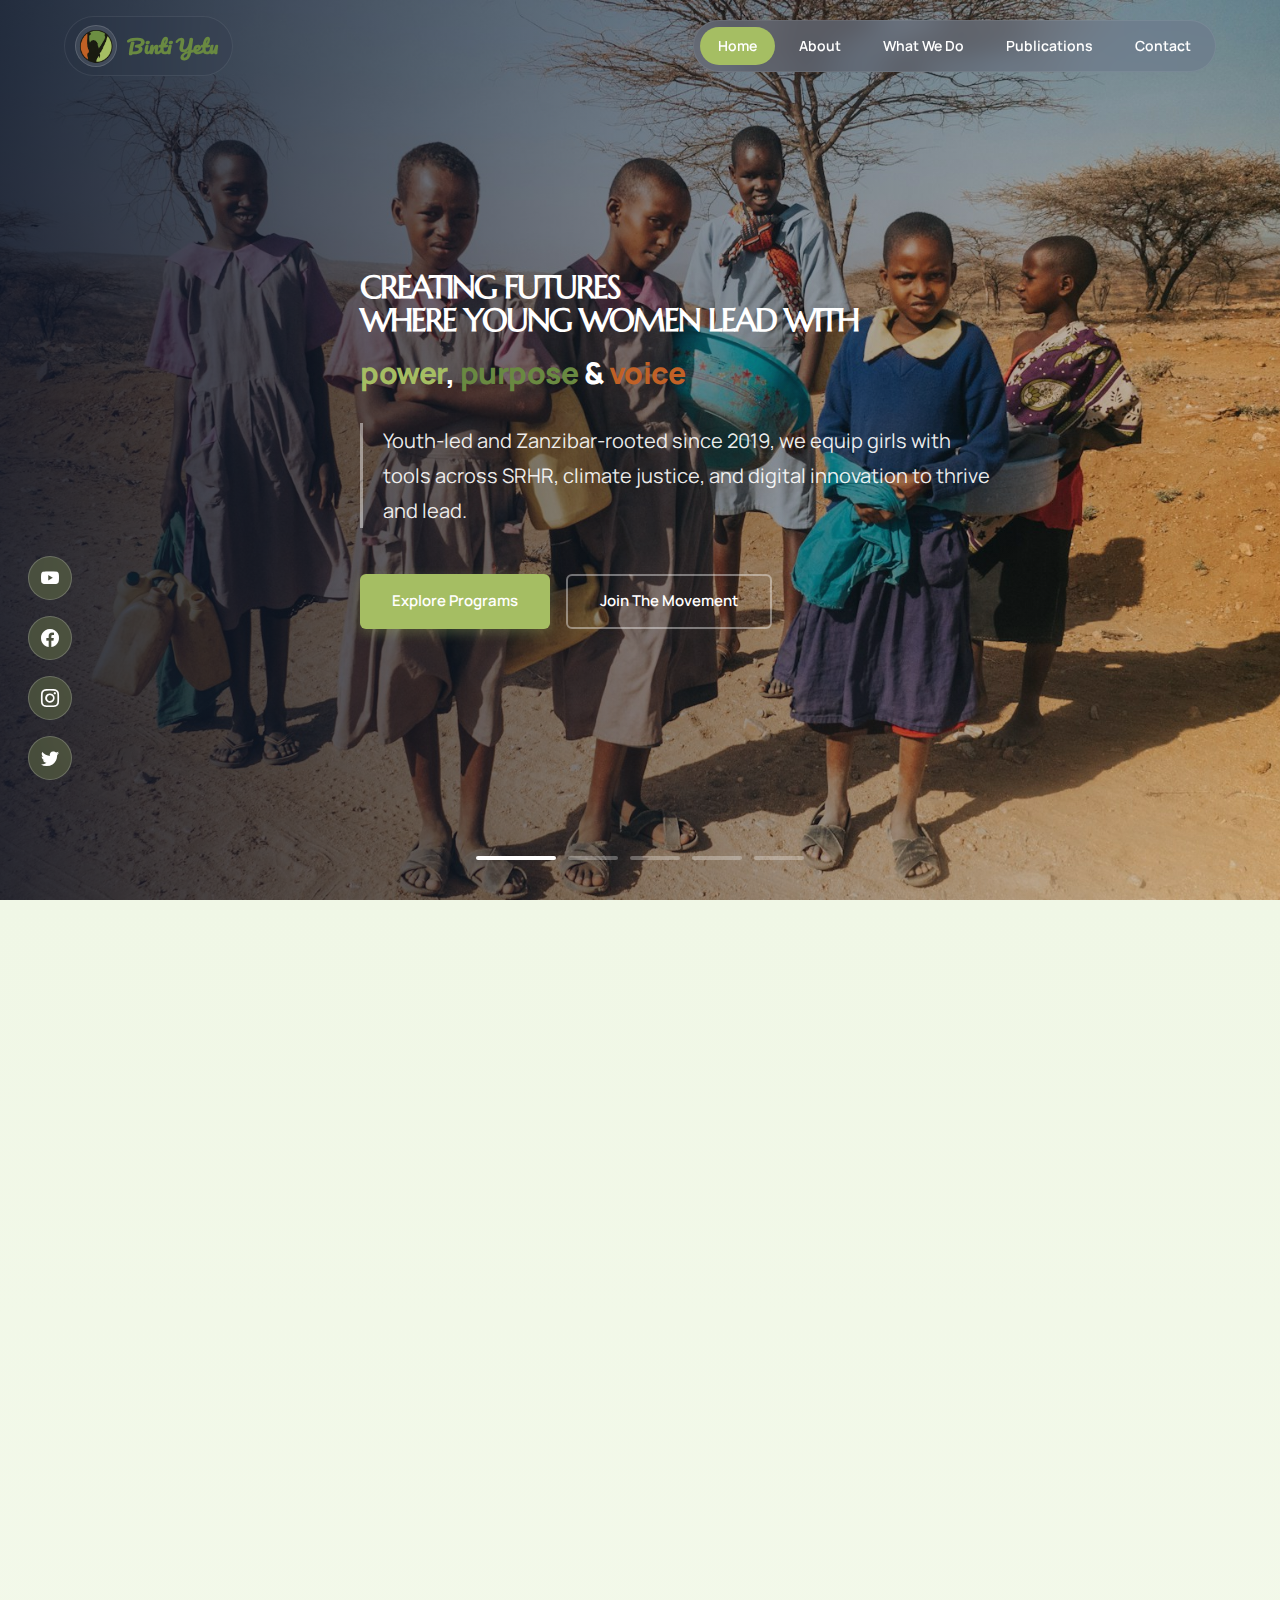
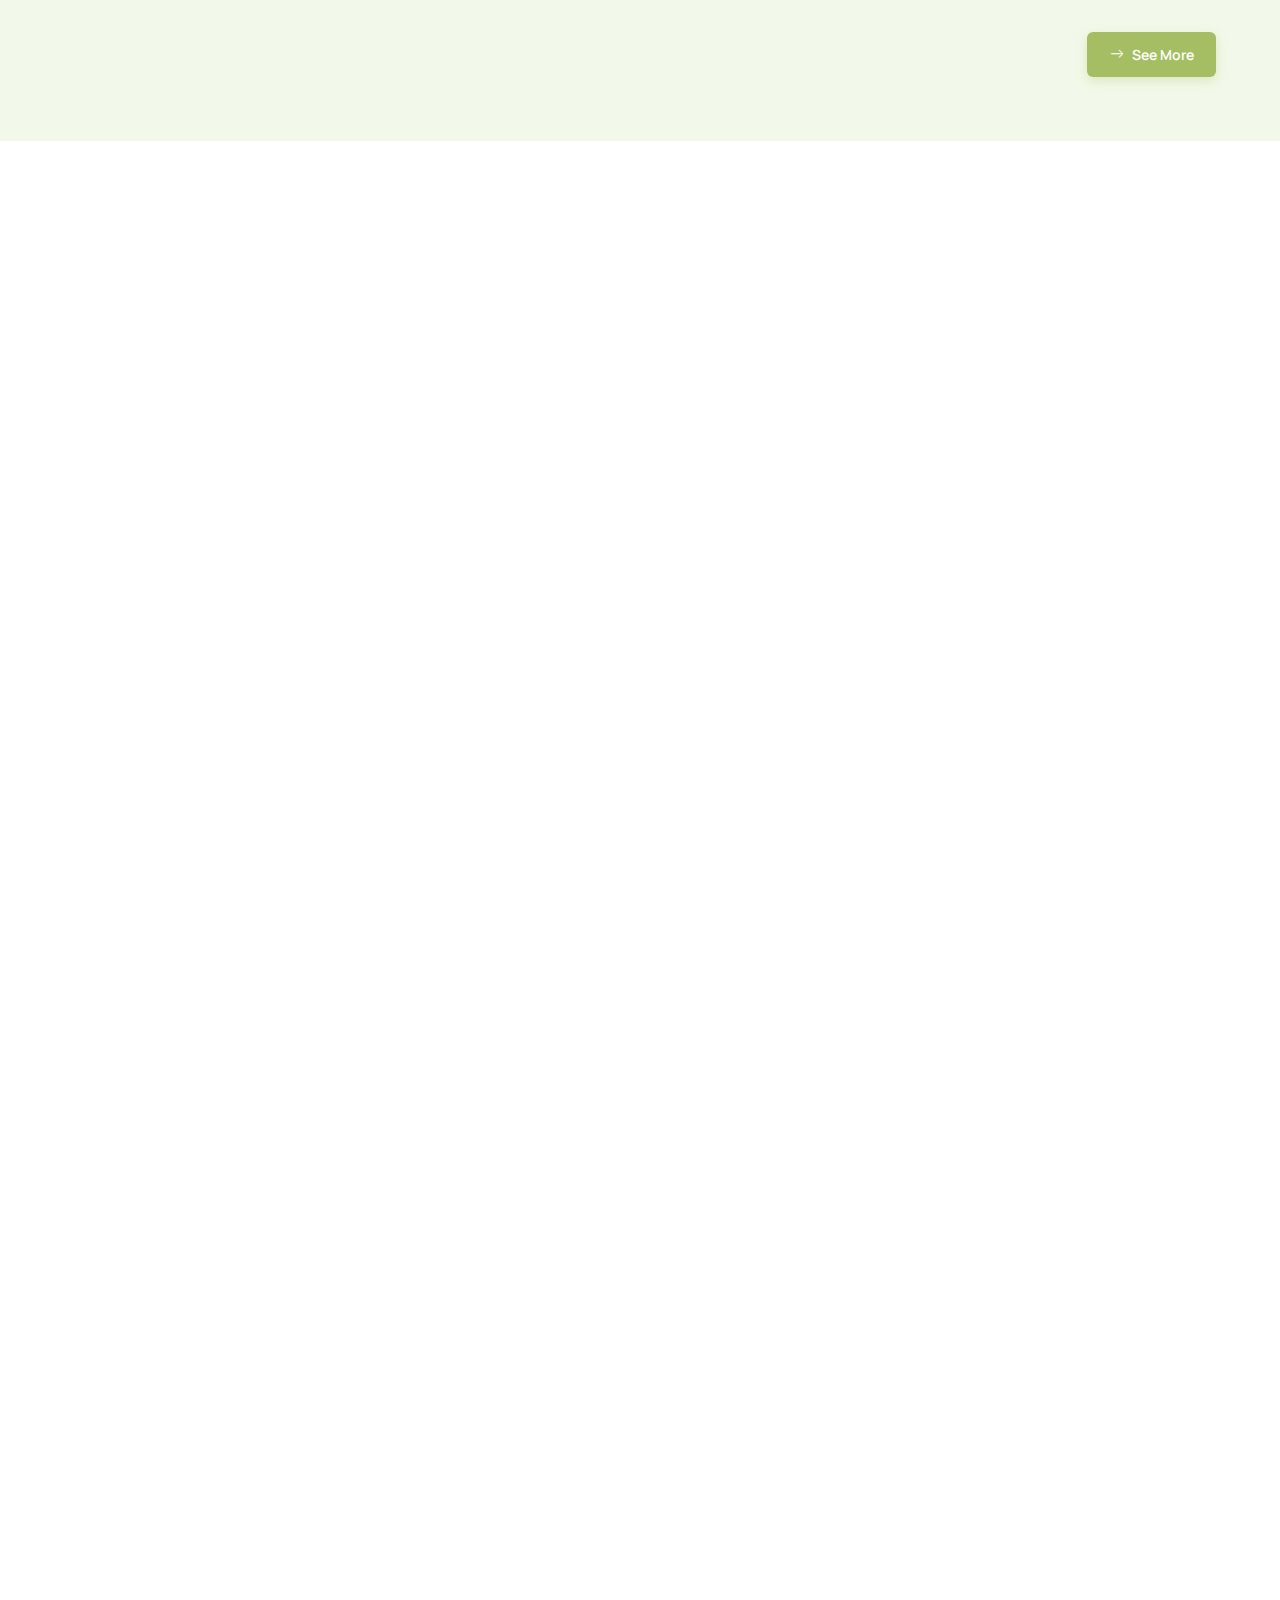
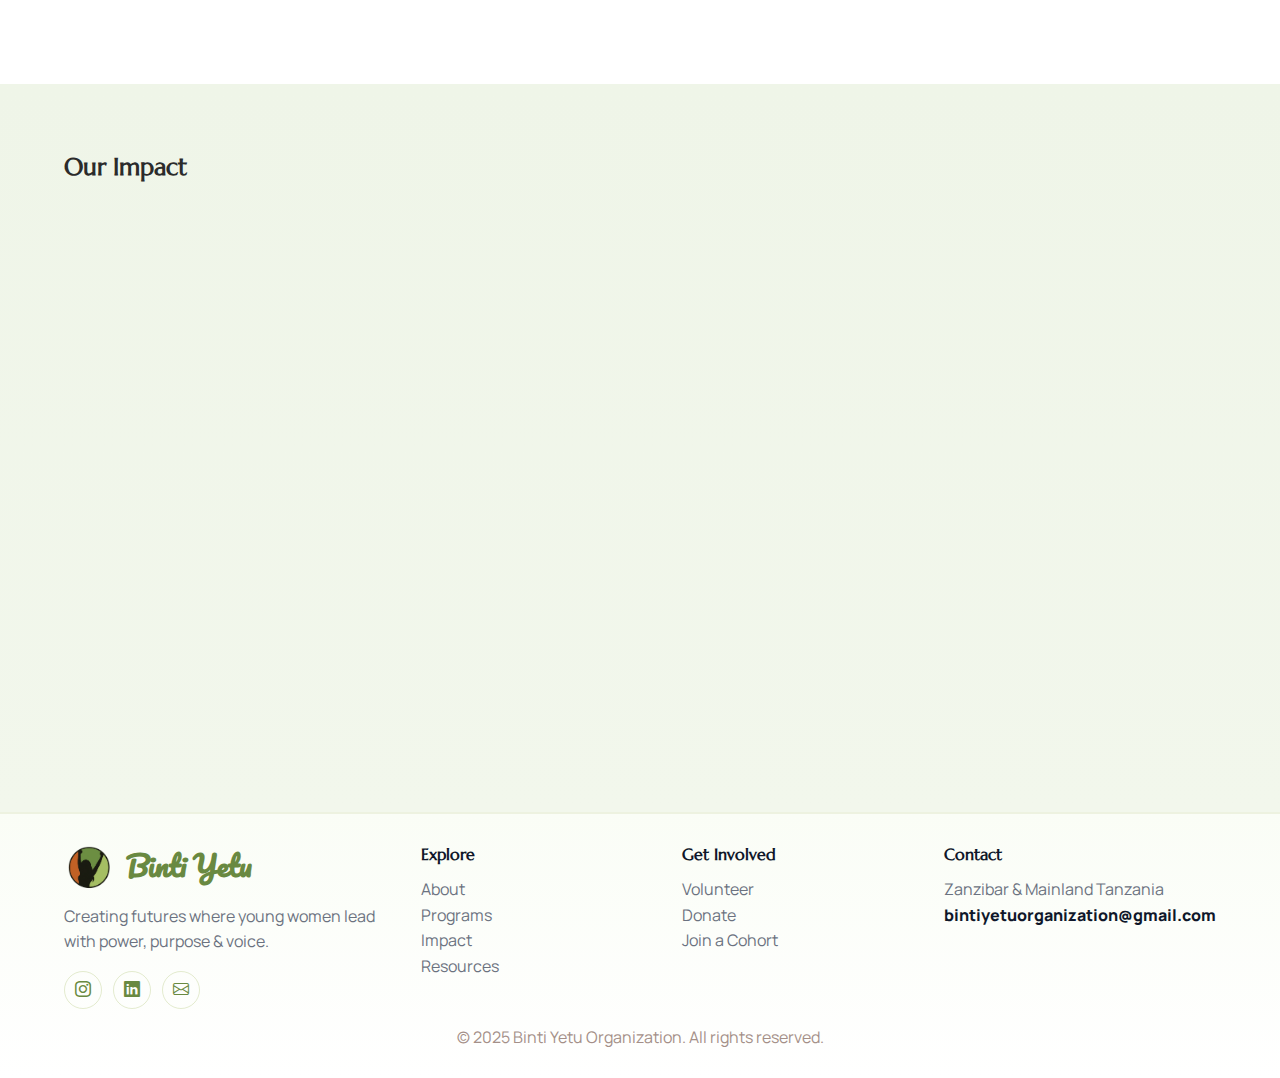
<file: index.html>
<!DOCTYPE html>
<html lang="en">
<head>
  <meta charset="UTF-8" />
  <meta name="viewport" content="width=device-width, initial-scale=1.0" />
  <title>Binti Yetu — Home</title>
  <link rel="stylesheet" href="https://cdn.jsdelivr.net/npm/bootstrap-icons@1.11.3/font/bootstrap-icons.css">
  <link rel="preconnect" href="https://fonts.googleapis.com">
  <link rel="preconnect" href="https://fonts.gstatic.com" crossorigin>
    <link href="https://fonts.googleapis.com/css2?family=Cormorant+Garamond:wght@500;600;700&family=Manrope:wght@400;600;700;800&family=Marcellus&family=Pacifico&display=swap" rel="stylesheet">
  <style>
    /* =====================
       THEME
       ===================== */
    :root{
      --light-green:#A5BE63;  /* Light Green - primary accent */
      --orange:#C16126;       /* Orange - secondary accent */
      --dark-olive:#698941;   /* Dark Olive Green - tertiary */
      --ink:#0f172a;          /* Dark text */
      --muted:#6b7280;        /* Secondary text */
      --bg-light:#f8fdf0;     /* Light green background wash */
      --cream:#fffcf7;        /* Surfaces */
      --card-bg:#ffffff;      /* Cards */
    }
    *{box-sizing:border-box}
    html,body{margin:0;padding:0}
    body{
      font-family: Manrope, system-ui, -apple-system, Segoe UI, Roboto, Ubuntu, 'Helvetica Neue', Arial, 'Apple Color Emoji', 'Segoe UI Emoji';
      color:var(--ink);
      background: linear-gradient(180deg,var(--bg-light),#fefefe);
      line-height:1.6;
      overflow-x:hidden;
    }
    .display{font-family:'Cormorant Garamond', serif}
    .display{font-family:'Marcellus', serif;}
  h1, .display h1 {font-family:'Marcellus', serif !important; font-size:32px !important;}
  h2, .display h2 {font-family:'Marcellus', serif !important; font-size:24px !important;}
  h3, .display h3 {font-family:'Marcellus', serif !important; font-size:18.72px !important;}
    p, .subtle, .hero-copy p, .panel p, .quote {font-family:Manrope, system-ui, -apple-system, Segoe UI, Roboto, Ubuntu, 'Helvetica Neue', Arial, 'Apple Color Emoji', 'Segoe UI Emoji';font-size:16px;}
    .container{max-width:1200px;margin-inline:auto;padding-inline:24px}
    a{color:inherit;text-decoration:none}

    /* =====================
       NAVBAR
       ===================== */
    .navbar{position:fixed;top:0;left:0;right:0;z-index:30;padding:16px 0;transition:background .3s}
    .navwrap{display:flex;align-items:center;justify-content:space-between;gap:12px}
    .brand{display:flex;align-items:center;gap:10px;background:rgba(30,41,59,.1);backdrop-filter:blur(15px);padding:8px 14px 8px 10px;border-radius:50px;border:1px solid rgba(255,255,255,.08)}
    .brand .mark{height:42px;width:42px;border-radius:50%;display:grid;place-items:center;background:rgba(255,255,255,.1);border:1px solid rgba(255,255,255,.15)}
    .brand .name{font-size:20px;color:var(--dark-olive);font-weight:700;font-family:'Pacifico', cursive}
    .navlinks{display:flex;gap:6px;background:rgba(106, 118, 137, 0.5);backdrop-filter:blur(15px);padding:6px;border-radius:50px;border:1px solid rgba(255,255,255,.08)}
    .navlinks a{font-weight:600;color:#fff;font-size:14px;transition:.3s;padding:8px 18px;border-radius:50px;display:inline-block}
    .navlinks a:hover{background:rgba(165,190,99,.3);color:#fff}
    .navlinks a.active{background:var(--light-green);color:#fff}
    .menu-toggle{display:none;background:rgba(106, 118, 137, 0.5);backdrop-filter:blur(15px);border:1px solid rgba(255,255,255,.08);color:#fff;font-size:24px;padding:10px 14px;border-radius:8px;cursor:pointer;transition:.3s}
    .menu-toggle:hover{background:rgba(165,190,99,.3)}
    .cta{display:flex;gap:10px}
  .btn{display:inline-flex;align-items:center;gap:8px;border-radius:6px;padding:.7rem 1.4rem;border:none;font-weight:600;transition:.3s;font-size:14px;cursor:pointer}
    .btn.primary{background:var(--light-green);color:#fff;box-shadow:0 4px 12px rgba(165,190,99,.3)}
    .btn.primary:hover{background:var(--dark-olive);box-shadow:0 6px 16px rgba(105,137,65,.4)}
    .btn.ghost{color:#fff;border:2px solid rgba(255,255,255,.4);background:transparent}
    .btn.ghost:hover{background:rgba(165,190,99,.2);border-color:var(--light-green)}

    /* =====================
       SECTION UTILS
       ===================== */
    section{padding:64px 0}
    section.bg-white{background:#ffffff}
    section.bg-light-green{background:linear-gradient(180deg,#f0f7e6,#f3f9ea)}
    section.bg-cream{background:linear-gradient(180deg,#fef9f0,#fdfaf3)}
    section.bg-light-olive{background:linear-gradient(180deg,#eff5e8,#f2f7ec)}
    .subtle{color:var(--muted)}
    .pill{display:inline-flex;align-items:center;gap:8px;border-radius:999px;border:1.5px solid var(--light-green);padding:.4rem .75rem;background:#fff;color:var(--dark-olive);font-weight:600}
    .pill:hover{background:var(--light-green);color:#fff;border-color:var(--light-green)}
    .card{background:var(--card-bg);border:1px solid rgba(165,190,99,.2);border-radius:22px;box-shadow:0 12px 32px rgba(105,137,65,.08)}
    .soft-ring{position:relative}
    .soft-ring:after{content:"";position:absolute;inset:auto auto -40px -40px;height:160px;width:160px;border-radius:999px;background:radial-gradient(closest-side, rgba(165,190,99,.15), transparent 60%)}

    /* =====================
       REVEAL ANIMATIONS
       ===================== */
    [data-reveal]{opacity:0;transform:translateY(22px);transition:opacity .6s ease, transform .6s ease}
    [data-reveal].revealed{opacity:1;transform:none}

    /* =====================
       HERO — Full-screen slideshow
       ===================== */
    .hero{position:relative;height:100vh;overflow:hidden;display:flex;align-items:center}
    .hero-slideshow{position:absolute;inset:0;z-index:1}
    .hero-slide{position:absolute;inset:0;opacity:0;transition:opacity 1.5s ease-in-out}
    .hero-slide.active{opacity:1}
    .hero-slide img{width:100%;height:100%;object-fit:cover}
    .hero-overlay{position:absolute;inset:0;background:linear-gradient(to right, rgba(15,23,42,.85) 0%, rgba(15,23,42,.4) 50%, transparent 100%);z-index:2}
    .hero-content{position:relative;z-index:3;color:#fff;max-width:820px;padding-left:80px}
    .hero-content h1{font-size:96px;line-height:1.02;margin:0 0 28px 0;font-weight:700;text-transform:uppercase;letter-spacing:-2px}
    .hero-content .tagline{font-size:20px;line-height:1.75;margin:8px 0 46px 0;max-width:640px;color:rgba(255,255,255,.92);border-left:3px solid rgba(255,255,255,.45);padding-left:20px}
    .hero-buttons{display:flex;gap:16px}
    .hero-buttons .btn{padding:.85rem 2rem;font-size:15px}
    .hero-social{position:absolute;left:28px;bottom:120px;z-index:3;display:flex;flex-direction:column;gap:16px}
    .hero-social a{width:44px;height:44px;display:flex;align-items:center;justify-content:center;border-radius:50%;background:rgba(165,190,99,.25);color:#fff;font-size:18px;transition:.3s;backdrop-filter:blur(8px);border:1.5px solid rgba(255,255,255,.2)}
    .hero-social a:hover{background:var(--light-green);transform:translateY(-2px);box-shadow:0 4px 12px rgba(165,190,99,.4);border-color:var(--light-green)}
    .slideshow-nav{position:absolute;bottom:40px;left:50%;transform:translateX(-50%);z-index:3;display:flex;gap:12px}
    .slide-dot{width:50px;height:4px;background:rgba(255,255,255,.3);cursor:pointer;transition:.3s;border-radius:2px}
    .slide-dot.active{background:#fff;width:80px}

    /* =====================
       ACTIVATION CARDS — (Photo 2 reference)
       ===================== */
    .activation{display:grid;grid-template-columns: 1.15fr 1fr 1fr;gap:18px}
    .panel{position:relative;border-radius:22px;padding:24px}
    .panel.orange{background:linear-gradient(135deg,var(--orange),#d17a3f);color:#fff;box-shadow:0 8px 24px rgba(193,97,38,.25)}
    .panel.orange .rings:before,.panel.orange .rings:after{content:"";position:absolute;border:1.4px solid rgba(255,255,255,.35);border-radius:999px}
    .panel.orange .rings:before{height:220px;width:220px;bottom:18px;right:18px}
    .panel.orange .rings:after{height:160px;width:160px;bottom:58px;right:58px}
    .panel.image{overflow:hidden;padding:0}
    .panel.image img{width:100%;height:100%;object-fit:cover;border-radius:22px}
    .panel.image .overlay{position:absolute;inset:auto 16px 16px 16px;background:rgba(255,255,255,.85);backdrop-filter:blur(8px);padding:14px;border-radius:16px;border:1px solid rgba(165,190,99,.2)}
    .panel.pink{background:linear-gradient(135deg,#f0f7e6,#e8f0d6);border:1px solid rgba(165,190,99,.15)}
    .panel h3{margin:0;font-size:24px}

    /* =====================
       FEATURED BANNERS — (Photo 3 reference)
       ===================== */
    .split{display:grid;grid-template-columns: 1fr 1.2fr;gap:18px;align-items:center}
    .split.reverse{grid-template-columns:1.2fr 1fr}
    .split .visual{border-radius:18px;overflow:hidden}
    .split .visual img{width:100%;height:100%;object-fit:cover}
    .headline{font-size:44px;line-height:1.07;margin:0}

    /* =====================
       TESTIMONIALS — (Photo 4 reference)
       ===================== */
    .twrap{display:grid;grid-template-columns: .7fr 1.3fr;gap:24px;align-items:center}
    .tmain{display:grid;grid-template-columns: 280px 1fr;gap:24px;align-items:center}
    .thumbs{display:flex;gap:10px;margin-top:10px}
    .thumb{height:54px;width:54px;border-radius:12px;overflow:hidden;opacity:.45;cursor:pointer;border:1px solid #eee;transition:.2s}
    .thumb.active,.thumb:hover{opacity:1;border-color:#C16126}
    .quote{font-size:18px;color:var(--muted)}

    /* =====================
       GUIDED — (Photo 5 reference)
       ===================== */
    .guided{position:relative;border-radius:24px;overflow:hidden}
  .guided .bg img{width:100%;height:520px;object-fit:cover;filter:brightness(.65)}
  .pin{position:absolute;background:#fff;border:2px solid rgba(165,190,99,.25);border-radius:16px;padding:14px;width:260px;box-shadow:0 10px 28px rgba(105,137,65,.15)}
  .pin h4{margin:0 0 8px 0}
  .dot{position:absolute;height:18px;width:18px;border-radius:50%;background:var(--orange);box-shadow:0 0 0 8px rgba(193,97,38,.25);border:3px solid #fff}
  .pin.one{top:7%;left:7%}
  .pin.two{top:10%;right:7%}
  .pin.three{bottom:9%;left:13%}
  .pin.four{bottom:6%;right:13%}
  .dot.one{top:36%;left:49%}
  .dot.two{top:22%;left:53%}
  .dot.three{top:64%;left:60%}
  .dot.four{top:64%;left:38%}

    /* =====================
       FOOTER
       ===================== */
    footer{border-top:2px solid rgba(165,190,99,.2);padding:28px 0;background:linear-gradient(180deg,#fafdf6,#fff)}
    .footgrid{display:grid;grid-template-columns: 1.4fr 1fr 1fr 1fr;gap:24px}
    .social a{display:inline-flex;align-items:center;justify-content:center;height:38px;width:38px;border-radius:999px;border:1.5px solid rgba(165,190,99,.3);margin-right:8px;color:var(--dark-olive);transition:.3s}
    .social a:hover{background:var(--light-green);color:#fff;border-color:var(--light-green);transform:translateY(-2px)}

    @media (max-width: 1024px){
      .hero-content{padding-left:40px}
      .hero-content h1{font-size:72px}
      .hero-social{left:20px}
      .navlinks{gap:6px;padding:6px}
      .navlinks a{padding:8px 16px;font-size:14px}
      .activation{grid-template-columns:1fr;}
      .split,.split.reverse{grid-template-columns:1fr}
      .twrap{grid-template-columns:1fr}
      .tmain{grid-template-columns:1fr}
      .footgrid{grid-template-columns:1fr 1fr}
    }
    @media (max-width: 560px){
      .hero-content{padding-left:24px;padding-right:24px}
      .hero-content h1{font-size:48px}
      .hero-content .tagline{font-size:15px}
      .hero-buttons{flex-direction:column;gap:12px}
      .hero-social{display:none}
      .navwrap{position:relative}
      .menu-toggle{display:block}
      .navlinks{position:absolute;top:100%;right:0;margin-top:12px;flex-direction:column;background:rgba(30,41,59,.95);backdrop-filter:blur(15px);padding:12px;border-radius:12px;display:none;min-width:200px}
      .navlinks.active{display:flex}
      .navlinks a{padding:10px 16px;font-size:14px;width:100%;text-align:center}
      .headline{font-size:36px}
      .footgrid{grid-template-columns:1fr}
    }
  </style>
</head>
<body>
  <!-- NAVBAR -->
  <div class="navbar">
    <div class="container navwrap">
      <div class="brand">
        <span class="mark"><img src="assets/img/logo.png" alt="Logo" style="width:100%;height:100%;object-fit:contain;"></span>
        <div class="name">Binti Yetu</div>
      </div>
      <button class="menu-toggle" id="menuToggle" aria-label="Toggle menu">
        <i class="bi bi-list"></i>
      </button>
      <nav class="navlinks" id="navMenu">
        <a href="#" class="active">Home</a>
        <a href="#">About</a>
        <a href="#">What We Do</a>
        <a href="#">Publications</a>
        <a href="#">Contact</a>
      </nav>
    </div>
  </div>

  <!-- HERO - Full-screen slideshow -->
  <section class="hero">
    <!-- Background Slideshow -->
    <div class="hero-slideshow">
      <div class="hero-slide active">
        <img src="assets/img/tucker-tangeman-9aAr_EFqYdc-unsplash.jpg" alt="Into the wild">
      </div>
      <div class="hero-slide">
        <img src="assets/img/ninno-jackjr-CG6Gd__QIOY-unsplash.jpg" alt="Adventure awaits">
      </div>
      <div class="hero-slide">
        <img src="assets/img/joshua-oluwagbemiga-Jq0coU4cdFE-unsplash.jpg" alt="Explore nature">
      </div>
      <div class="hero-slide">
        <img src="assets/img/pexels-abril-paez-rosano-1170456433-21581707.jpg" alt="Discover beauty">
      </div>
      <div class="hero-slide">
        <img src="assets/img/shoham-avisrur-RuFCnLccwG4-unsplash.jpg" alt="Journey begins">
      </div>
    </div>
    
    <!-- Dark overlay -->
    <div class="hero-overlay"></div>
    
    <!-- Hero Content -->
    <div class="container">
      <div class="hero-content">
        <h1 class="display" style="margin-bottom:12px">Creating futures<br>where young women lead with</h1>
        <div style="font-size:30px;font-weight:800;letter-spacing:-0.5px;margin:0 0 26px 0">
          <span style="color:var(--light-green)">power</span>,
          <span style="color:var(--dark-olive)">purpose</span>
          &amp; <span style="color:var(--orange)">voice</span>
        </div>
        <p class="tagline">Youth-led and Zanzibar-rooted since 2019, we equip girls with tools across SRHR, climate justice, and digital innovation to thrive and lead.</p>
        <div class="hero-buttons">
          <a href="#" class="btn primary">Explore Programs</a>
          <a href="#" class="btn ghost">Join The Movement</a>
        </div>
      </div>
    </div>
    
    <!-- Social Media Icons -->
    <div class="hero-social">
      <a href="#" aria-label="YouTube"><i class="bi bi-youtube"></i></a>
      <a href="#" aria-label="Facebook"><i class="bi bi-facebook"></i></a>
      <a href="#" aria-label="Instagram"><i class="bi bi-instagram"></i></a>
      <a href="#" aria-label="Twitter"><i class="bi bi-twitter"></i></a>
    </div>
    
    <!-- Slideshow Navigation Dots -->
    <div class="slideshow-nav">
      <span class="slide-dot active" data-slide="0"></span>
      <span class="slide-dot" data-slide="1"></span>
      <span class="slide-dot" data-slide="2"></span>
      <span class="slide-dot" data-slide="3"></span>
      <span class="slide-dot" data-slide="4"></span>
    </div>
  </section>

  <!-- ACTIVATION CARDS (Photo 2 layout) -->
  <section class="bg-light-green">
    <div class="container">
      <div class="twrap" style="grid-template-columns:1.2fr .8fr" data-reveal>
        <h2 class="display" style="font-size:52px;margin:0">What We Do</h2>
        <p class="subtle">We empower adolescent girls and young women (AGYW) in Zanzibar and Tanzania with climate justice, digital skills, and SRHR support. Our programs help girls lead, innovate, and thrive in their communities.</p>
      </div>
      <div class="activation" style="margin-top:22px">
        <div class="panel orange rings" data-reveal>
          <h3 class="display" style="color:#fff">Climate Justice</h3>
          <p style="max-width:42ch;color:#fff">Connecting AGYW to eco-entrepreneurship, climate education, and advocacy platforms.</p>
          <a href="#" class="pill" style="margin-top:10px; color: #2b2b2b;">Learn More <i class="bi bi-arrow-up-right"></i></a>
        </div>
        <div class="panel image" data-reveal>
          <img src="assets/img/francis-odeyemi-aVdJDuKVsSY-unsplash.jpg" alt="Hand gesture"/>
          <div class="overlay card">
            <div class="display" style="font-size:22px">Digital Skills</div>
            <p class="subtle" style="margin:6px 0 0">Bootcamps where girls code, market, and amplify their voices with tech.</p>
          </div>
        </div>
        <div class="panel pink" data-reveal>
          <h3 class="display">SRHR</h3>
          <p class="subtle" style="max-width:40ch">Access to youth-friendly services, menstrual health, HIV prevention & dignity.</p>
          <a href="#" class="pill" style="margin-top:10px">Learn More <i class="bi bi-arrow-up-right"></i></a>
        </div>
      </div>
      <div style="margin-top:32px; text-align:end;">
        <a href="/programs.html" class="btn primary"><i class="bi bi-arrow-right"></i> See More</a>
      </div>
    </div>
  </section>

  <!-- FEATURED BANNERS (Photo 3 layout) -->
<section class="bg-white">
  <div class="container">
    <div class="split" data-reveal>
      <div class="visual card"><img src="assets/img/joshua-oluwagbemiga-Jq0coU4cdFE-unsplash.jpg" alt="SRHR Empowerment"/></div>
      <div>
        <div class="display headline">Sexual & Reproductive <br/>Health and Rights</div>
        <p class="subtle">We ensure girls have access to comprehensive sexuality education, menstrual health support, and HIV prevention tools — while building a culture of dignity where every girl can speak openly about her body and her choices.</p>
        <a class="btn primary" href="#">Explore Our Work <i class="bi bi-arrow-right"></i></a>
      </div>
    </div>

    <div class="split reverse" style="margin-top:26px" data-reveal>
      <div>
        <div class="display headline">Leadership & <br/>Empowerment</div>
        <p class="subtle">Through mentorship, fellowships, and community organizing, we unleash the leadership potential of AGYW — enabling them to challenge harmful norms, shape local solutions, and claim decision-making spaces.</p>
        <a class="btn ghost" href="#">Explore Our Work <i class="bi bi-arrow-right"></i></a>
      </div>
      <div class="visual card"><img src="assets/img/pexels-abril-paez-rosano-1170456433-21581707.jpg" alt="Young Women Leaders"/></div>
    </div>
  </div>
</section>


  

  <!-- GUIDED SECTION (Photo 5 layout) -->
  <section class="bg-light-olive">
    <div class="container" style="max-width:1200px;margin-inline:auto;padding-inline:24px;margin-bottom:24px;">
      <h2 class="display" style="font-size:44px;margin:0 0 32px 0;color:#2b2b2b;">Our Impact</h2>
    </div>
    <div class="container guided card" data-reveal>
      <div class="bg"><img src="assets/img/tucker-tangeman-9aAr_EFqYdc-unsplash.jpg" alt="Silhouette"/></div>
    <div class="pin one"><h4 class="display"><i class="bi bi-people-fill" style="color:#ea6a42;margin-right:8px;"></i>15000+</h4><p class="subtle">Community members reached through campaigns on health, climate, and rights.</p><a class="pill" href="#">Learn More <i class="bi bi-arrow-up-right"></i></a></div>
    <div class="pin two"><h4 class="display"><i class="bi bi-award-fill" style="color:#ea6a42;margin-right:8px;"></i>100+</h4><p class="subtle">AGYW leaders trained in SRHR, climate justice, digital skills, and advocacy.</p><a class="pill" href="#">Learn More <i class="bi bi-arrow-up-right"></i></a></div>
      <div class="pin four"><h4 class="display"><i class="bi bi-leaf" style="color:#ea6a42;margin-right:8px;"></i>Eco-Enterprises</h4><p class="subtle">Dozens of eco-enterprises started by young women trained in financial literacy and green entrepreneurship.</p><a class="pill" href="#">Learn More <i class="bi bi-arrow-up-right"></i></a></div>
    <div class="pin three"><h4 class="display"><i class="bi bi-shield-lock-fill" style="color:#ea6a42;margin-right:8px;"></i>Eradicating GBV </h4><p class="subtle">Safe reporting networks established for survivors of GBV in both Zanzibar and Mainland.</p><a class="pill" href="#">Learn More <i class="bi bi-arrow-up-right"></i></a></div>
      <span class="dot one"></span>
      <span class="dot two"></span>
      <span class="dot three"></span>
        <span class="dot four"></span>
    </div>
  </section>

  <!-- FOOTER -->
  <footer>
    <div class="container footgrid">
      <div>
        <div style="display:flex;align-items:center;gap:12px;margin-bottom:12px">
          <img src="assets/img/logo.png" alt="Binti Yetu Logo" style="height:50px;width:50px;object-fit:contain">
          <div style="font-size:28px;color:var(--dark-olive);font-weight:700;font-family:'Pacifico', cursive">Binti Yetu</div>
        </div>
        <p class="subtle" style="margin-top:8px;max-width:38ch">Creating futures where young women lead with power, purpose & voice.</p>
        <div class="social" style="margin-top:10px">
          <a href="https://instagram.com/bintiyetuorg" target="_blank"><i class="bi bi-instagram"></i></a>
          <a href="#"><i class="bi bi-linkedin"></i></a>
          <a href="mailto:bintiyetuorganization@gmail.com"><i class="bi bi-envelope"></i></a>
        </div>
      </div>
      <div>
        <h4 style="margin:0 0 10px" class="display">Explore</h4>
        <ul style="list-style:none;padding:0;margin:0" class="subtle">
          <li><a href="#">About</a></li>
          <li><a href="#">Programs</a></li>
          <li><a href="#">Impact</a></li>
          <li><a href="#">Resources</a></li>
        </ul>
      </div>
      <div>
        <h4 style="margin:0 0 10px" class="display">Get Involved</h4>
        <ul style="list-style:none;padding:0;margin:0" class="subtle">
          <li><a href="#">Volunteer</a></li>
          <li><a href="#">Donate</a></li>
          <li><a href="#">Join a Cohort</a></li>
        </ul>
      </div>
      <div>
        <h4 style="margin:0 0 10px" class="display">Contact</h4>
        <div class="subtle">Zanzibar & Mainland Tanzania</div>
        <a href="mailto:bintiyetuorganization@gmail.com" style="color:var(--coral);font-weight:800">bintiyetuorganization@gmail.com</a>
      </div>
    </div>
    <div class="container" style="margin-top:16px;text-align:center;color:#a48f88">© 2025 Binti Yetu Organization. All rights reserved.</div>
  </footer>

  <script>
    // Mobile menu toggle
    const menuToggle = document.getElementById('menuToggle');
    const navMenu = document.getElementById('navMenu');
    
    menuToggle.addEventListener('click', () => {
      navMenu.classList.toggle('active');
    });
    
    // Close menu when clicking outside
    document.addEventListener('click', (e) => {
      if (!menuToggle.contains(e.target) && !navMenu.contains(e.target)) {
        navMenu.classList.remove('active');
      }
    });

    // Hero slideshow functionality
    let currentSlide = 0;
    const slides = document.querySelectorAll('.hero-slide');
    const dots = document.querySelectorAll('.slide-dot');
    const totalSlides = slides.length;

    function showSlide(index) {
      slides.forEach(slide => slide.classList.remove('active'));
      dots.forEach(dot => dot.classList.remove('active'));
      
      slides[index].classList.add('active');
      dots[index].classList.add('active');
    }

    function nextSlide() {
      currentSlide = (currentSlide + 1) % totalSlides;
      showSlide(currentSlide);
    }

    // Auto-advance slides every 5 seconds
    setInterval(nextSlide, 5000);

    // Manual navigation via dots
    dots.forEach((dot, index) => {
      dot.addEventListener('click', () => {
        currentSlide = index;
        showSlide(currentSlide);
      });
    });

    // Intersection Observer for reveal animations
    const io = new IntersectionObserver((entries)=>{
      entries.forEach(e=>{ if(e.isIntersecting){ e.target.classList.add('revealed'); io.unobserve(e.target);} });
    },{threshold:.2});
    document.querySelectorAll('[data-reveal]').forEach(el=>io.observe(el));

    // Category toggle effect (left column)
    const cats = document.querySelectorAll('.category');
    cats.forEach(btn=>btn.addEventListener('click',()=>{
      cats.forEach(b=>b.classList.remove('active'));
      btn.classList.add('active');
    }));

    // Testimonial thumbs to main photo
    const main = document.getElementById('t-photo');
    const thumbs = document.querySelectorAll('.thumb');
    thumbs.forEach(t=>{
      t.src = t.dataset.src;
      t.addEventListener('click',()=>{
        thumbs.forEach(x=>x.classList.remove('active'));
        t.classList.add('active');
        main.src = t.dataset.src;
      })
    });
  </script>
</body>
</html>
</file>
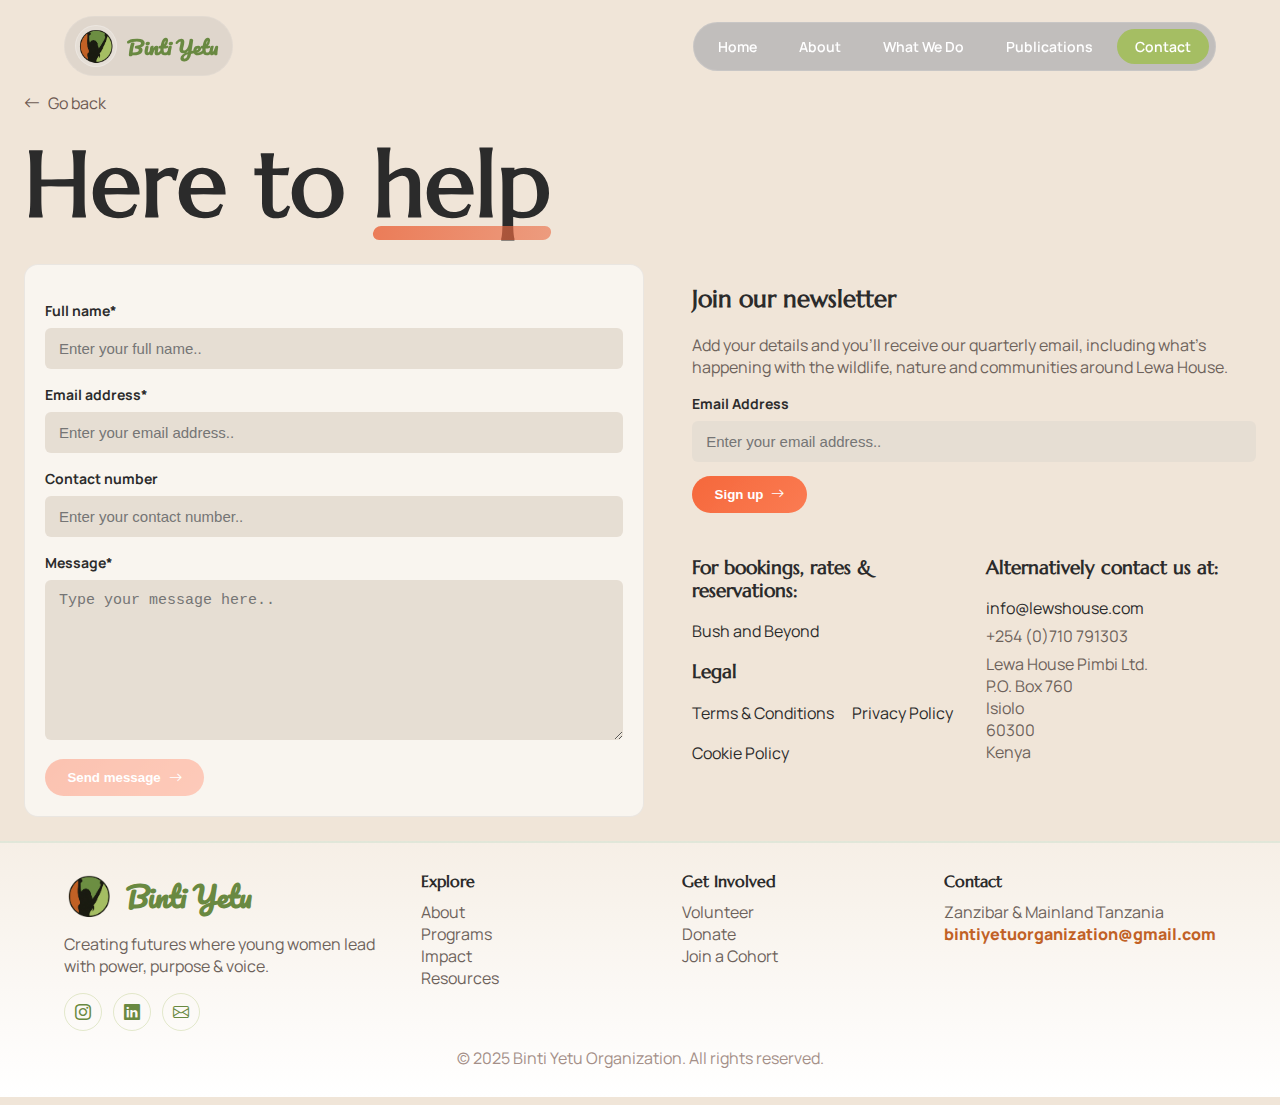
<file: contact.html>
<!DOCTYPE html>
<html lang="en">
<head>
  <meta charset="UTF-8" />
  <meta name="viewport" content="width=device-width, initial-scale=1.0" />
  <title>Binti Yetu — Contact</title>
  <link rel="stylesheet" href="https://cdn.jsdelivr.net/npm/bootstrap-icons@1.11.3/font/bootstrap-icons.css">
  <link rel="preconnect" href="https://fonts.googleapis.com">
  <link rel="preconnect" href="https://fonts.gstatic.com" crossorigin>
  <link href="https://fonts.googleapis.com/css2?family=Cormorant+Garamond:wght@500;600;700&family=Manrope:wght@400;600;700;800&family=Marcellus&family=Pacifico&display=swap" rel="stylesheet">
  <link rel="stylesheet" href="assets/css/contact.css">
</head>
<body>
  <!-- NAVBAR (copied from index.html styles; minimal structure reused) -->
  <div class="navbar">
    <div class="container navwrap">
      <div class="brand">
        <span class="mark"><img src="assets/img/logo.png" alt="Logo" style="width:100%;height:100%;object-fit:contain;"></span>
        <div class="name">Binti Yetu</div>
      </div>
      <button class="menu-toggle" id="menuToggle" aria-label="Toggle menu">
        <i class="bi bi-list"></i>
      </button>
      <nav class="navlinks" id="navMenu">
        <a href="index.html">Home</a>
        <a href="#">About</a>
        <a href="#">What We Do</a>
        <a href="#">Publications</a>
        <a href="contact.html" class="active">Contact</a>
      </nav>
    </div>
  </div>

  <main class="page">
    <a href="index.html" class="back"><i class="bi bi-arrow-left"></i> Go back</a>

    <header class="page-header">
      <h1 class="display big">Here to <span class="sketch">help</span></h1>
    </header>

    <section class="grid">
      <!-- Left: Contact form -->
      <div class="card form">
        <label>Full name*</label>
        <input type="text" placeholder="Enter your full name.." aria-label="Full name">
        <label>Email address*</label>
        <input type="email" placeholder="Enter your email address.." aria-label="Email address">
        <label>Contact number</label>
        <input type="tel" placeholder="Enter your contact number.." aria-label="Contact number">
        <label>Message*</label>
        <textarea rows="8" placeholder="Type your message here.." aria-label="Message"></textarea>
        <button class="btn brush">Send message <i class="bi bi-arrow-right"></i></button>
      </div>

      <!-- Right: Newsletter + info -->
      <div>
        <h2 class="display">Join our newsletter</h2>
        <p class="subtle">Add your details and you'll receive our quarterly email, including what's happening with the wildlife, nature and communities around Lewa House.</p>
        <label>Email Address</label>
        <input type="email" placeholder="Enter your email address.." aria-label="Newsletter email">
        <button class="btn brush">Sign up <i class="bi bi-arrow-right"></i></button>

        <div class="columns">
          <div>
            <h3 class="display small">For bookings, rates & reservations:</h3>
            <a href="#">Bush and Beyond</a>
            <h3 class="display small" style="margin-top:18px">Legal</h3>
            <div class="links">
              <a href="#">Terms & Conditions</a>
              <a href="#">Privacy Policy</a>
              <a href="#">Cookie Policy</a>
            </div>
          </div>
          <div>
            <h3 class="display small">Alternatively contact us at:</h3>
            <a href="mailto:info@lewshouse.com">info@lewshouse.com</a>
            <div class="subtle" style="margin-top:6px">+254 (0)710 791303</div>
            <div class="subtle" style="margin-top:6px">Lewa House Pimbi Ltd.</div>
            <div class="subtle">P.O. Box 760</div>
            <div class="subtle">Isiolo</div>
            <div class="subtle">60300</div>
            <div class="subtle">Kenya</div>
          </div>
        </div>
      </div>
    </section>
  </main>

  <!-- FOOTER (simple, consistent with brand) -->
  <footer>
    <div class="container footgrid">
      <div>
        <div style="display:flex;align-items:center;gap:12px;margin-bottom:12px">
          <img src="assets/img/logo.png" alt="Binti Yetu Logo" style="height:50px;width:50px;object-fit:contain">
          <div style="font-size:28px;color:#698941;font-weight:700;font-family:'Pacifico', cursive">Binti Yetu</div>
        </div>
        <p class="subtle" style="margin-top:8px;max-width:38ch">Creating futures where young women lead with power, purpose & voice.</p>
        <div class="social" style="margin-top:10px">
          <a href="https://instagram.com/bintiyetuorg" target="_blank"><i class="bi bi-instagram"></i></a>
          <a href="#"><i class="bi bi-linkedin"></i></a>
          <a href="mailto:bintiyetuorganization@gmail.com"><i class="bi bi-envelope"></i></a>
        </div>
      </div>
      <div>
        <h4 style="margin:0 0 10px" class="display">Explore</h4>
        <ul style="list-style:none;padding:0;margin:0" class="subtle">
          <li><a href="#">About</a></li>
          <li><a href="#">Programs</a></li>
          <li><a href="#">Impact</a></li>
          <li><a href="#">Resources</a></li>
        </ul>
      </div>
      <div>
        <h4 style="margin:0 0 10px" class="display">Get Involved</h4>
        <ul style="list-style:none;padding:0;margin:0" class="subtle">
          <li><a href="#">Volunteer</a></li>
          <li><a href="#">Donate</a></li>
          <li><a href="#">Join a Cohort</a></li>
        </ul>
      </div>
      <div>
        <h4 style="margin:0 0 10px" class="display">Contact</h4>
        <div class="subtle">Zanzibar & Mainland Tanzania</div>
        <a href="mailto:bintiyetuorganization@gmail.com" style="color:#C16126;font-weight:800">bintiyetuorganization@gmail.com</a>
      </div>
    </div>
    <div class="container" style="margin-top:16px;text-align:center;color:#a48f88">© 2025 Binti Yetu Organization. All rights reserved.</div>
  </footer>

  <script>
    // Mobile menu toggle
    const menuToggle = document.getElementById('menuToggle');
    const navMenu = document.getElementById('navMenu');
    
    menuToggle.addEventListener('click', () => {
      navMenu.classList.toggle('active');
    });
    
    // Close menu when clicking outside
    document.addEventListener('click', (e) => {
      if (!menuToggle.contains(e.target) && !navMenu.contains(e.target)) {
        navMenu.classList.remove('active');
      }
    });
  </script>
</body>
</html>
</file>
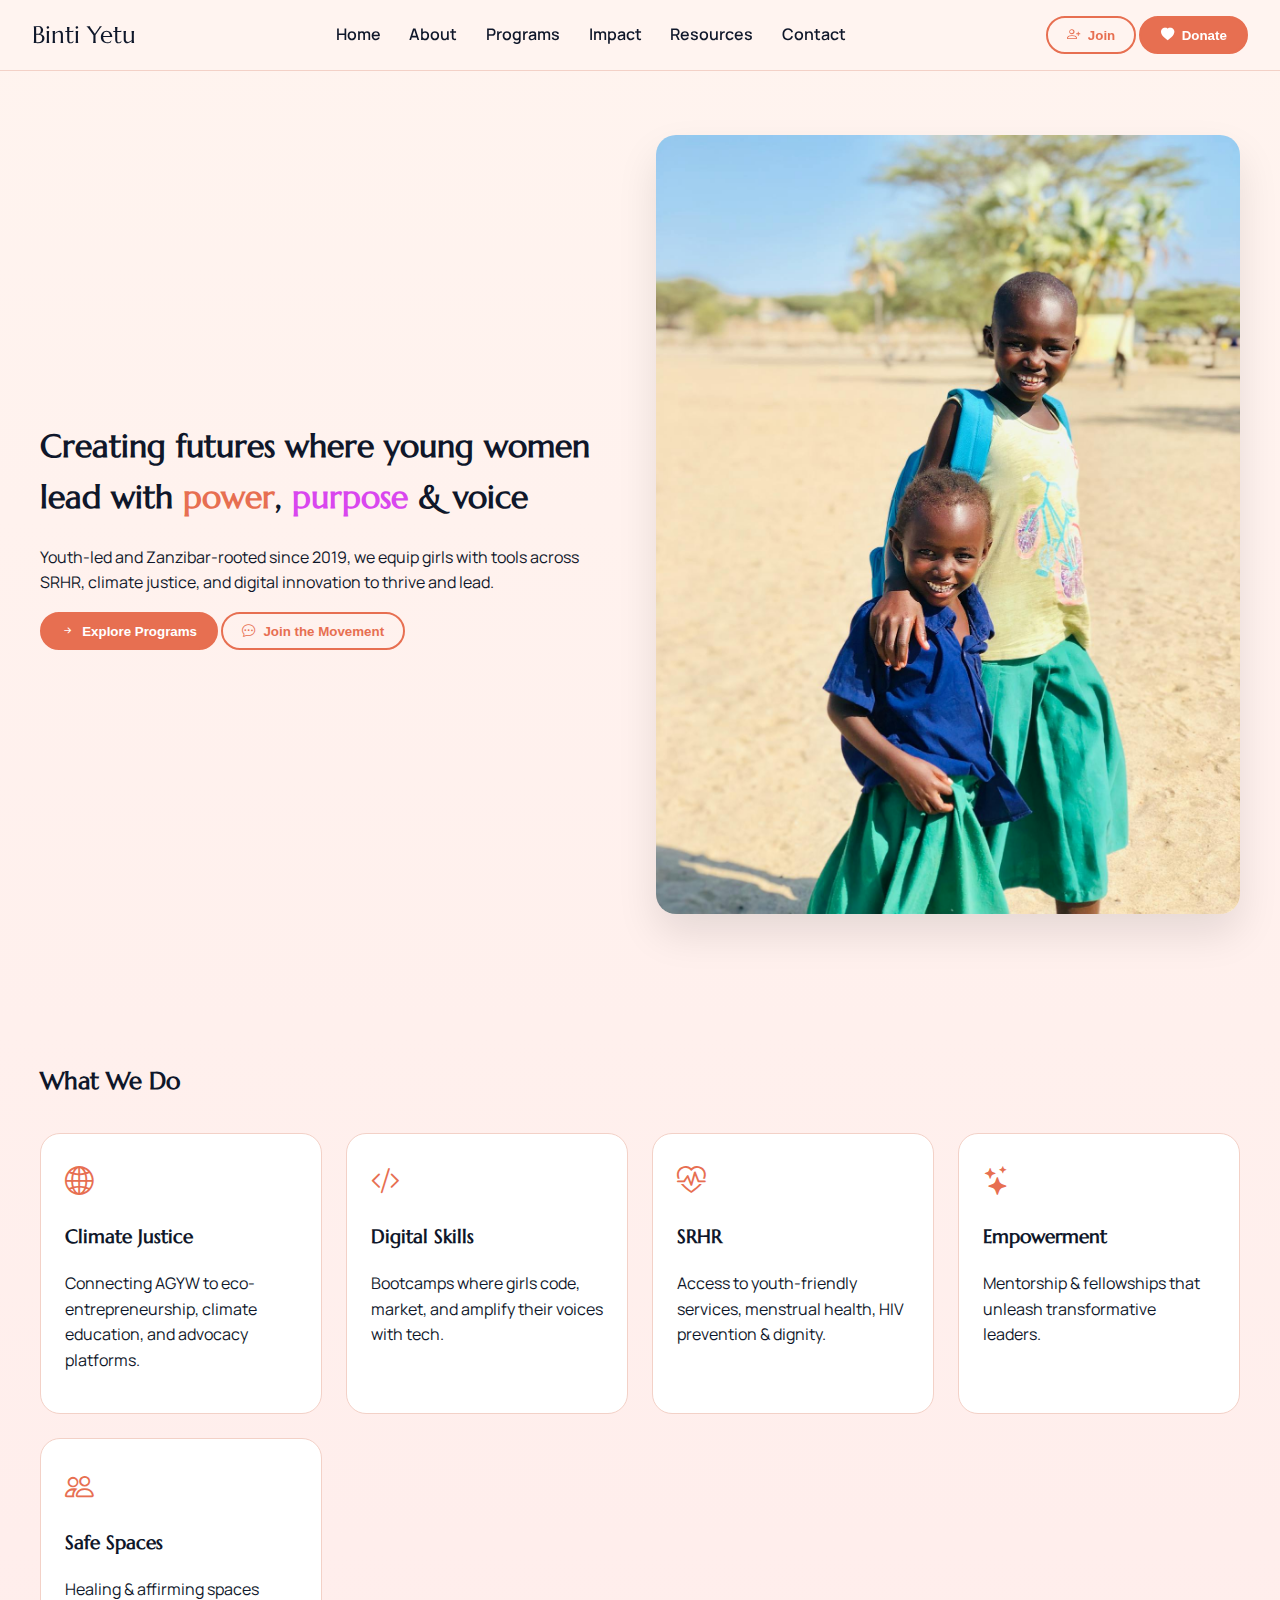
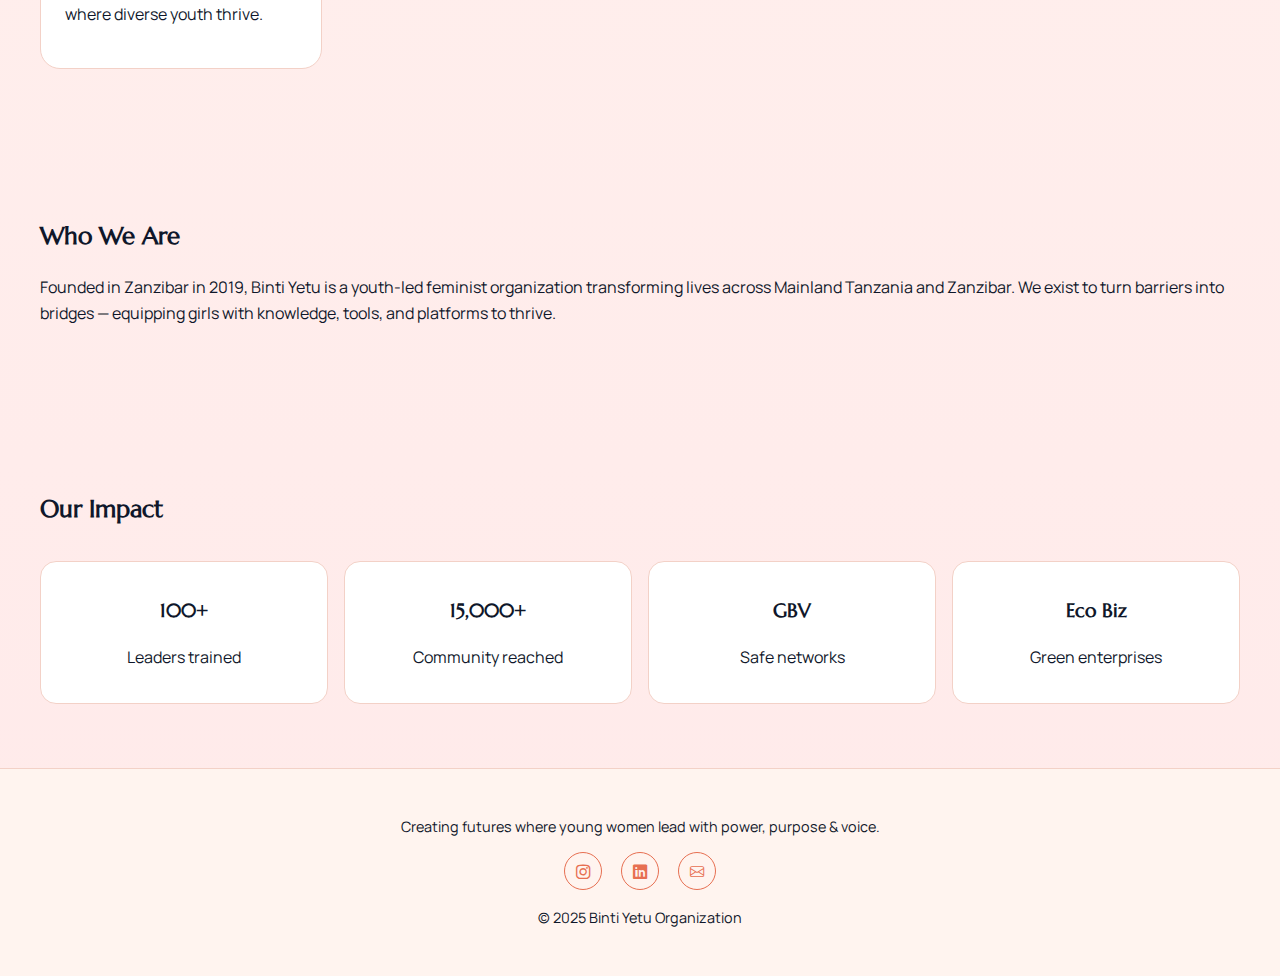
<file: index1.html>
<!DOCTYPE html>
<html lang="en">
<head>
  <meta charset="UTF-8" />
  <meta name="viewport" content="width=device-width, initial-scale=1.0" />
  <title>Binti Yetu Organization</title>
  <link rel="stylesheet" href="https://cdn.jsdelivr.net/npm/bootstrap-icons@1.11.3/font/bootstrap-icons.css">
  <style>
    @import url('https://fonts.googleapis.com/css2?family=Marcellus&family=Manrope:wght@400;600;700;800&display=swap');

    :root {
      --brand: #e76f51;
      --brand-2: #d946ef;
      --ink: #0f172a;
      --peach: #fff4ef;
    }

    body {
      margin: 0;
      font-family: 'Manrope', sans-serif;
      background: linear-gradient(to bottom, #fff4ef, #ffeaea);
      color: var(--ink);
      line-height: 1.6;
    }

    h1,h2,h3,h4 {
      font-family: 'Marcellus', serif;
    }

    header {
      position: sticky;
      top: 0;
      background: rgba(255, 244, 239, 0.9);
      backdrop-filter: blur(6px);
      display: flex;
      align-items: center;
      justify-content: space-between;
      padding: 1rem 2rem;
      border-bottom: 1px solid #f3d1c7;
      z-index: 999;
    }

    header nav a {
      margin: 0 0.8rem;
      text-decoration: none;
      color: var(--ink);
      font-weight: 600;
      transition: color 0.3s;
    }
    header nav a:hover {
      color: var(--brand);
    }

    .btn {
      display: inline-flex;
      align-items: center;
      gap: .5rem;
      padding: .6rem 1.2rem;
      border-radius: 999px;
      border: 2px solid var(--brand);
      font-weight: 600;
      cursor: pointer;
      transition: all 0.3s ease;
    }
    .btn-primary {
      background: var(--brand);
      color: #fff;
    }
    .btn-primary:hover { opacity: 0.85; }
    .btn-outline {
      background: transparent;
      color: var(--brand);
    }
    .btn-outline:hover {
      background: var(--brand);
      color: #fff;
    }

    section {
      padding: 4rem 2rem;
      max-width: 1200px;
      margin: auto;
    }

    .hero {
      display: grid;
      grid-template-columns: 1fr 1fr;
      gap: 2rem;
      align-items: center;
    }
    .hero img {
      width: 100%;
      border-radius: 20px;
      box-shadow: 0 20px 40px rgba(0,0,0,0.1);
      animation: float 6s ease-in-out infinite;
    }
    @keyframes float {
      0%,100% { transform: translateY(0); }
      50% { transform: translateY(-12px); }
    }

    .cards {
      display: grid;
      grid-template-columns: repeat(auto-fit, minmax(250px, 1fr));
      gap: 1.5rem;
      margin-top: 2rem;
    }
    .card {
      background: #fff;
      border-radius: 20px;
      padding: 1.5rem;
      border: 1px solid #f3d1c7;
      transition: transform 0.3s, box-shadow 0.3s;
    }
    .card:hover {
      transform: translateY(-8px);
      box-shadow: 0 12px 24px rgba(0,0,0,0.1);
    }
    .card i {
      font-size: 1.8rem;
      color: var(--brand);
    }

    .impact {
      display: grid;
      grid-template-columns: repeat(auto-fit, minmax(180px, 1fr));
      gap: 1rem;
      text-align: center;
      margin-top: 2rem;
    }
    .impact div {
      background: #fff;
      border-radius: 16px;
      padding: 1rem;
      border: 1px solid #f3d1c7;
      transition: transform 0.3s;
    }
    .impact div:hover { transform: scale(1.05); }

    footer {
      background: #fff4ef;
      border-top: 1px solid #f3d1c7;
      padding: 2rem;
      text-align: center;
      font-size: 0.9rem;
    }
    footer .socials a {
      margin: 0 .5rem;
      display: inline-flex;
      align-items: center;
      justify-content: center;
      width: 36px;
      height: 36px;
      border-radius: 50%;
      border: 1px solid var(--brand);
      color: var(--brand);
      text-decoration: none;
      transition: all 0.3s;
    }
    footer .socials a:hover {
      background: var(--brand);
      color: #fff;
    }

    @media (max-width: 768px){
      .hero { grid-template-columns: 1fr; }
    }
  </style>
</head>
<body>
  <header>
    <div style="font-family:Marcellus,serif;font-size:1.5rem;">Binti Yetu</div>
    <nav>
      <a href="#home">Home</a>
      <a href="#about">About</a>
      <a href="#programs">Programs</a>
      <a href="#impact">Impact</a>
      <a href="#resources">Resources</a>
      <a href="#contact">Contact</a>
    </nav>
    <div>
      <button class="btn btn-outline"><i class="bi bi-person-plus"></i> Join</button>
      <button class="btn btn-primary"><i class="bi bi-heart-fill"></i> Donate</button>
    </div>
  </header>

  <section class="hero" id="home">
    <div>
      <h1>Creating futures where young women lead with <span style="color:var(--brand)">power</span>, <span style="color:var(--brand-2)">purpose</span> & voice</h1>
      <p>Youth-led and Zanzibar-rooted since 2019, we equip girls with tools across SRHR, climate justice, and digital innovation to thrive and lead.</p>
      <button class="btn btn-primary"><i class="bi bi-arrow-right-short"></i> Explore Programs</button>
      <button class="btn btn-outline"><i class="bi bi-chat-dots"></i> Join the Movement</button>
    </div>
    <img src="./assets/pexels-abril-paez-rosano-1170456433-21581707.jpg" alt="Young woman leading"/>
  </section>

  <section id="programs">
    <h2>What We Do</h2>
    <div class="cards">
      <div class="card"><i class="bi bi-globe2"></i><h3>Climate Justice</h3><p>Connecting AGYW to eco-entrepreneurship, climate education, and advocacy platforms.</p></div>
      <div class="card"><i class="bi bi-code-slash"></i><h3>Digital Skills</h3><p>Bootcamps where girls code, market, and amplify their voices with tech.</p></div>
      <div class="card"><i class="bi bi-heart-pulse"></i><h3>SRHR</h3><p>Access to youth-friendly services, menstrual health, HIV prevention & dignity.</p></div>
      <div class="card"><i class="bi bi-stars"></i><h3>Empowerment</h3><p>Mentorship & fellowships that unleash transformative leaders.</p></div>
      <div class="card"><i class="bi bi-people"></i><h3>Safe Spaces</h3><p>Healing & affirming spaces where diverse youth thrive.</p></div>
    </div>
  </section>

  <section id="about">
    <h2>Who We Are</h2>
    <p>Founded in Zanzibar in 2019, Binti Yetu is a youth-led feminist organization transforming lives across Mainland Tanzania and Zanzibar. We exist to turn barriers into bridges — equipping girls with knowledge, tools, and platforms to thrive.</p>
  </section>

  <section id="impact">
    <h2>Our Impact</h2>
    <div class="impact">
      <div><h3>100+</h3><p>Leaders trained</p></div>
      <div><h3>15,000+</h3><p>Community reached</p></div>
      <div><h3>GBV</h3><p>Safe networks</p></div>
      <div><h3>Eco Biz</h3><p>Green enterprises</p></div>
    </div>
  </section>

  <footer id="contact">
    <p>Creating futures where young women lead with power, purpose & voice.</p>
    <div class="socials">
      <a href="https://instagram.com/bintiyetuorg"><i class="bi bi-instagram"></i></a>
      <a href="#"><i class="bi bi-linkedin"></i></a>
      <a href="mailto:bintiyetuorganization@gmail.com"><i class="bi bi-envelope"></i></a>
    </div>
    <p style="margin-top:1rem">© 2025 Binti Yetu Organization</p>
  </footer>
</body>
</html>
</file>
<file: assets/css/contact.css>
/* Contact page styling to match screenshot aesthetics */
:root{
  --ink:#2b2b2b;
  --muted:#766e67;
  --bg:#f0e5d8; /* warm beige */
  --cream:#fff7ef;
  --brush:#ea6a42; /* coral/orange brush */
  --light-green:#A5BE63;
  --dark-olive:#698941;
}
*{box-sizing:border-box}
html,body{margin:0;padding:0}
body{
  font-family: Manrope, system-ui, -apple-system, Segoe UI, Roboto, Ubuntu, 'Helvetica Neue', Arial;
  color:var(--ink);
  background:var(--bg);
}
.display{font-family:'Marcellus', serif}
.container{max-width:1200px;margin-inline:auto;padding-inline:24px}
a{color:inherit;text-decoration:none}

/* Navbar reused look from index (simplified) */
.navbar{position:fixed;top:0;left:0;right:0;z-index:30;padding:16px 0}
.navwrap{display:flex;align-items:center;justify-content:space-between;gap:12px}
.brand{display:flex;align-items:center;gap:10px;background:rgba(30,41,59,.08);backdrop-filter:blur(10px);padding:8px 14px 8px 10px;border-radius:50px;border:1px solid rgba(255,255,255,.1)}
.brand .mark{height:42px;width:42px;border-radius:50%;display:grid;place-items:center;background:rgba(255,255,255,.2);border:1px solid rgba(255,255,255,.25)}
.brand .name{font-size:20px;color:var(--dark-olive);font-weight:700;font-family:'Pacifico', cursive}
.navlinks{display:flex;gap:6px;background:rgba(106,118,137,.35);backdrop-filter:blur(10px);padding:6px;border-radius:50px;border:1px solid rgba(255,255,255,.12)}
.navlinks a{font-weight:600;color:#fff;font-size:14px;transition:.3s;padding:8px 18px;border-radius:50px;display:inline-block}
.navlinks a:hover{background:rgba(165,190,99,.3);color:#fff}
.navlinks a.active{background:var(--light-green);color:#fff}
.menu-toggle{display:none;background:rgba(106,118,137,.35);backdrop-filter:blur(10px);border:1px solid rgba(255,255,255,.12);color:#fff;font-size:24px;padding:10px 14px;border-radius:8px;cursor:pointer;transition:.3s}
.menu-toggle:hover{background:rgba(165,190,99,.3)}

/* Page layout */
.page{padding-top:92px}
.back{display:inline-flex;align-items:center;gap:8px;color:#6d5a52;margin-left:24px}
.page-header{padding:24px 24px 8px 24px}
.big{font-size:92px;line-height:1.02;margin:0;color:#2b2b2b}
.sketch{position:relative;display:inline-block}
.sketch:after{content:"";position:absolute;left:0;right:0;bottom:-8px;height:14px;background:linear-gradient(90deg, rgba(234,106,66,.85), rgba(234,106,66,.6));border-radius:8px;transform:skewX(-8deg)}

.grid{display:grid;grid-template-columns:1.1fr 1fr;gap:48px;padding:24px}
.card{background:rgba(255,255,255,.6);border:1px solid rgba(0,0,0,.06);border-radius:14px;padding:20px}
label{font-weight:700;font-size:14px;margin:16px 0 8px 0;display:block}
input,textarea{width:100%;border:none;background:#e6ded3;color:#2b2b2b;padding:12px 14px;border-radius:6px;font-size:15px;outline:none}
textarea{resize:vertical}
.btn{display:inline-flex;align-items:center;gap:8px;border:none;font-weight:700;padding:.7rem 1.4rem;border-radius:999px;cursor:pointer;color:#2b2b2b;background:transparent;margin-top:14px}
.btn.brush{position:relative}
.btn.brush:before{content:"";position:absolute;inset:0;height:100%;border-radius:999px;background:linear-gradient(135deg, var(--brush), #f07c56);z-index:-1;filter:contrast(1.1)}
.btn.brush{color:#fff}

/* Right column links layout */
.columns{display:grid;grid-template-columns:1fr 1fr;gap:24px;margin-top:24px}
.links{display:flex;gap:18px;flex-wrap:wrap}
.subtle{color:#6d625b}

/* Footer simplified */
footer{border-top:2px solid rgba(105,137,65,.2);padding:28px 0;background:linear-gradient(180deg,#f6efe6,#fff)}
.footgrid{display:grid;grid-template-columns: 1.4fr 1fr 1fr 1fr;gap:24px}
.social a{display:inline-flex;align-items:center;justify-content:center;height:38px;width:38px;border-radius:999px;border:1.5px solid rgba(165,190,99,.3);margin-right:8px;color:var(--dark-olive);transition:.3s}
.social a:hover{background:var(--light-green);color:#fff;border-color:var(--light-green);transform:translateY(-2px)}

@media (max-width: 1024px){
  .big{font-size:62px}
  .grid{grid-template-columns:1fr}
  .columns{grid-template-columns:1fr}
}
@media (max-width: 560px){
  .big{font-size:44px}
  .navwrap{position:relative}
  .menu-toggle{display:block}
  .navlinks{position:absolute;top:100%;right:0;margin-top:12px;flex-direction:column;background:rgba(30,41,59,.95);backdrop-filter:blur(15px);padding:12px;border-radius:12px;display:none;min-width:200px;z-index:100}
  .navlinks.active{display:flex}
  .navlinks a{padding:10px 16px;font-size:14px;width:100%;text-align:center}
}
</file>
